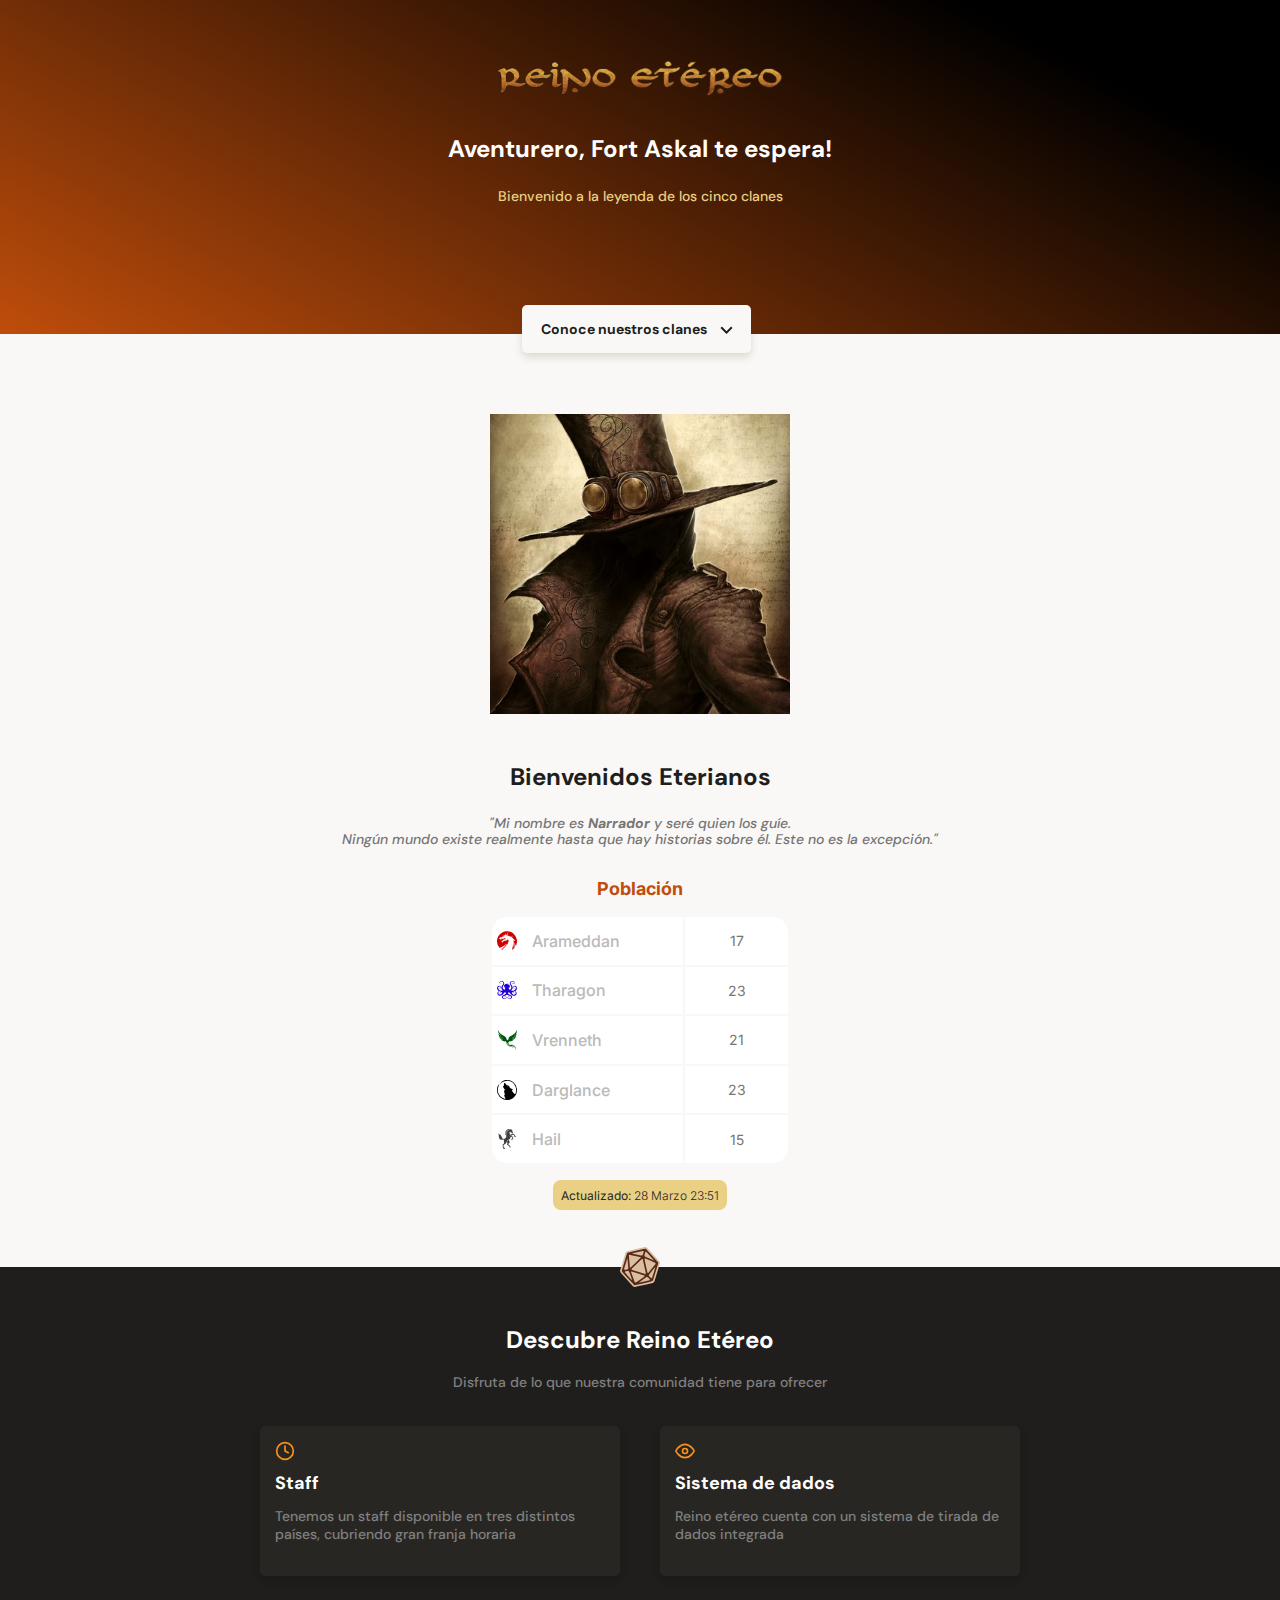
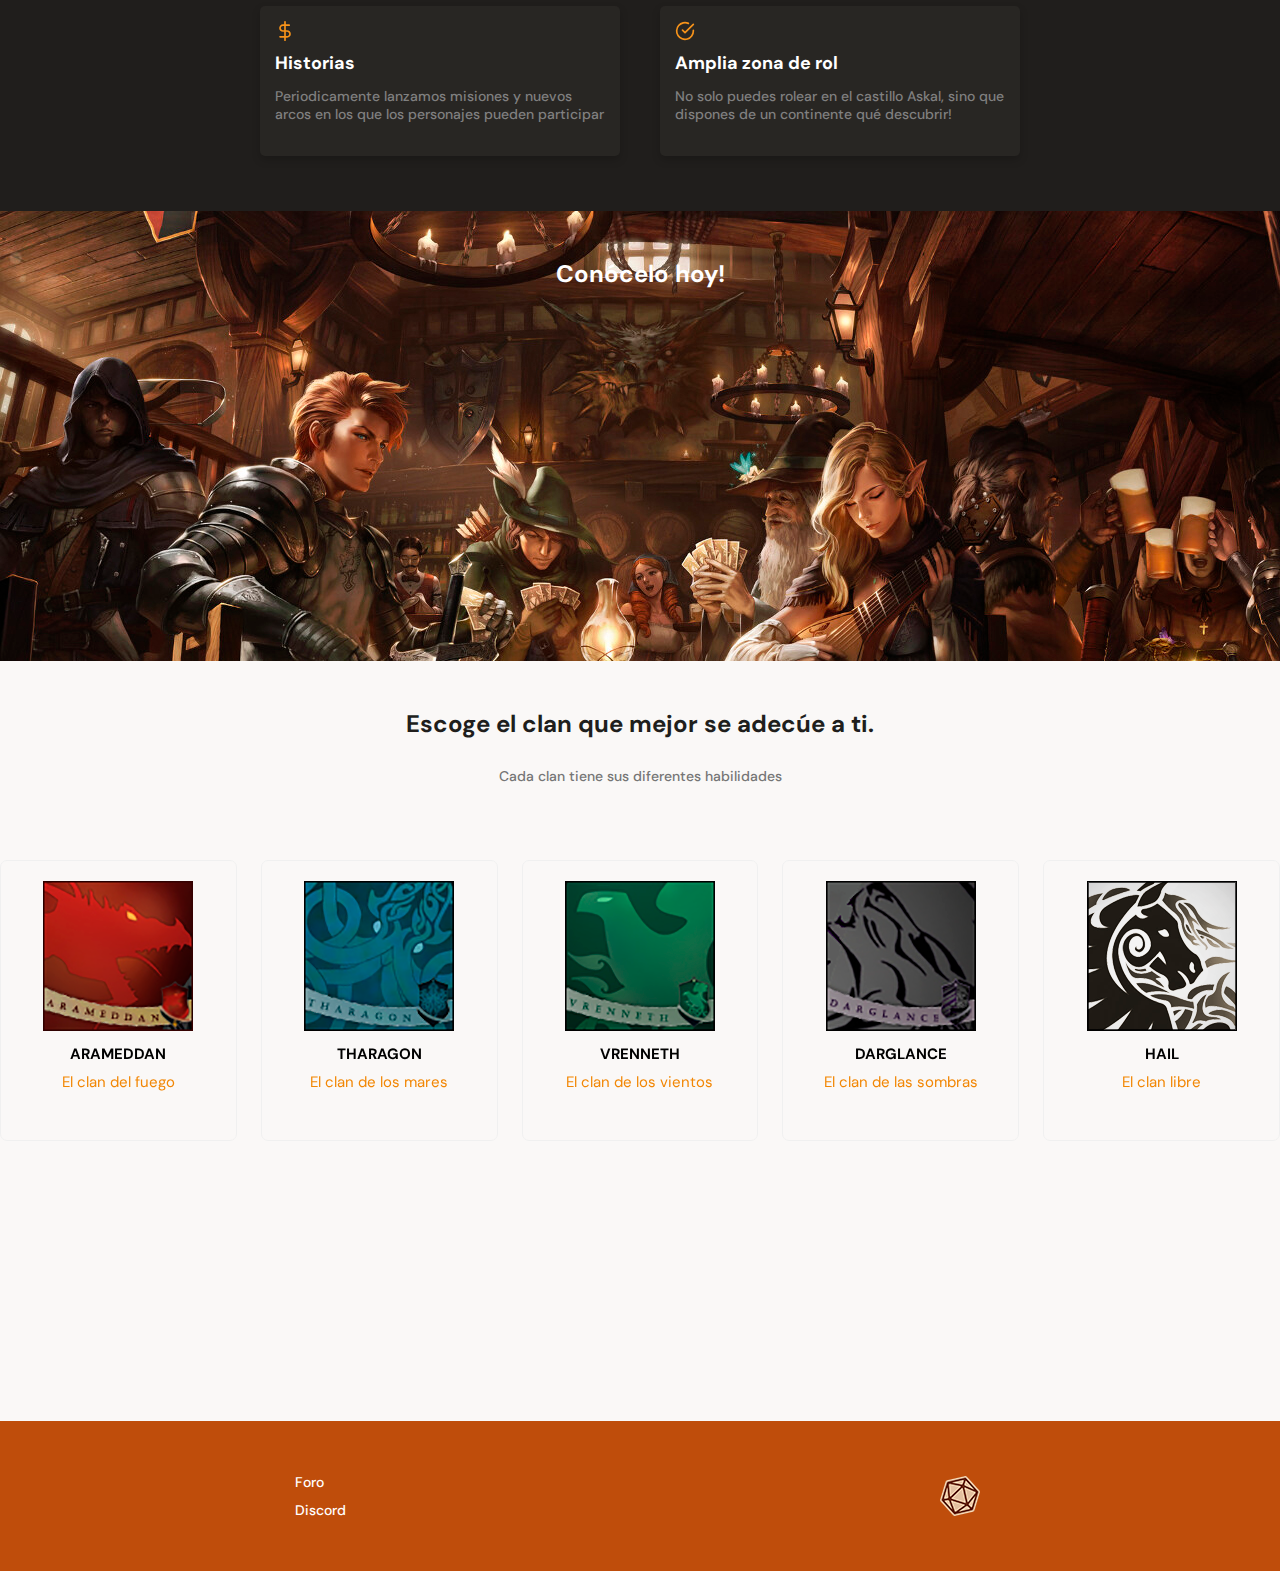
<file: Mobile First/home.html>
<!DOCTYPE html>
<html lang="en">
<head>
    <meta charset="UTF-8">
    <meta http-equiv="X-UA-Compatible" content="IE=edge">
    <meta name="viewport" content="width=device-width, initial-scale=1.0">
    <link href="https://fonts.googleapis.com/css2?family=DM+Sans:wght@400;500;700&family=Inter:wght@300;500&display=swap" rel="stylesheet">
    <link rel="stylesheet" href="style.css">
    <link rel="stylesheet" href="./css/swiper-bundle.min.css"/>

    <link rel="stylesheet" href="./css/tablet.css" media="(min-width: 930px)">
    <link rel="stylesheet" href="./css/desktop.css" media="(min-width: 1600px)">
    <title>Reino Etereo</title>
</head>
<body>
    <header>
        <img src="./Assets/images/logo.png" alt="">
        <div class="header--title-container">
            <h1>Aventurero, Fort Askal te espera!</h1>
            <p>Bienvenido a la leyenda de los cinco clanes</p>
            <a href="#clanes" class="header--button">Conoce nuestros clanes <span></span></a>
        </div>
    </header>
    <main>
        <section class="main-quantity-container">
            <div class="background-img">
                
            </div>
            <div class="main-quantity-container--title">
                <h2>Bienvenidos Eterianos</h2>
                <p> <i> "Mi nombre es <b>Narrador</b> y seré quien los guíe. <br/> 
                Ningún mundo existe realmente hasta que hay historias sobre él. Este no es la excepción."</i>
                   
                </p>
            </div>
            <section class="main-tables-container">
                <div class="main-clan-table">
                    <p class="quantity-table--title">Población</p>
                    <div class="quantity-table--container">
                        <table>
                            <tr>
                                <td class="table__top-left"><span class="table--icon-a"></span>Arameddan</td>
                                <td class="table__top-right table__right">17 </td>
                            </tr>
                            <tr>
                                <td><span class="table--icon-t"></span>Tharagon</td>
                                <td class="table__right">23</td>
                            </tr>
                            <tr>
                                <td><span class="table--icon-v"></span>Vrenneth</td>
                                <td class="table__right">21</td>
                            </tr>
                            <tr>
                                <td><span class="table--icon-d"></span>Darglance</td>
                                <td class="table__right">23</td>
                            </tr>
                            <tr>
                                <td class="table__bottom-left"><span class="table--icon-h"></span>Hail</td>
                                <td class="table__bottom-right table__right">15</td>
                            </tr>
                        </table>
                    </div>
                    <div class="quantity-table--date">
                        <p>
                            <b>Actualizado:</b> 28 Marzo 23:51
                        </p>
                    </div>
                </div>
                <div>

                </div>
            </section>
        </section>
        <section class="main-product-detail">
            <span class="product-detail--logo-re"></span>
            <div class="product-detail--title">
                <h2>Descubre Reino Etéreo</h2>
                <p>Disfruta de lo que nuestra comunidad tiene para ofrecer</p>
            </div>
            <section class="body-cards--container">
                <section class="product-cards--container">
                    <article class="product-detail--card">
                        <span class="icon-card one"></span>
                        <p class="product--card-title">Staff</p>
                        <p class="product--card-body">Tenemos un staff disponible en tres distintos países, cubriendo gran franja horaria</p>
                    </article>
                </section>
                <section class="product-cards--container">
                    <article class="product-detail--card">
                        <span class="icon-card two"></span>
                        <p class="product--card-title">Sistema de dados</p>
                        <p class="product--card-body">Reino etéreo cuenta con un sistema de tirada de dados integrada</p>
                    </article>
                </section>
                <section class="product-cards--container">
                    <article class="product-detail--card">
                        <span class="icon-card three"></span>
                        <p class="product--card-title">Historias</p>
                        <p class="product--card-body">Periodicamente lanzamos misiones y nuevos arcos en los que los personajes pueden participar</p>
                    </article>
                </section>
                <section class="product-cards--container">
                    <article class="product-detail--card">
                        <span class="icon-card four"></span>
                        <p class="product--card-title">Amplia zona de rol</p>
                        <p class="product--card-body">No solo puedes rolear en el castillo Askal, sino que dispones de un continente qué descubrir!</p>
                    </article>
                </section>
            </section>
        </section>
        <section class="foro-img-container">
            <h2>Conócelo hoy!</h2>
        </section>
        <!-- Comienza Slider -->
        <section id="clanes" class="main-clanes-container">
            <div class="clanes--title">
                <h2>Escoge el clan que mejor se adecúe a ti.</h2>
                <p>Cada clan tiene sus diferentes habilidades</p>
            </div>
            <!-- Comienza nuevo Slider -->
            <section class="new sectionC container" id="new">
                <div class="new__container">
                   <div class="swiper new-swiper">
                       <div class="swiper-wrapper">
                           <article class="new__card swiper-slide">
                               <img src="./Assets/images/arameddan.png" alt="" class="new__img">
   
                               <div class="new__data">
                                   <h2 class="new__title">Arameddan</h2>
                                   <span class="new_price">El clan del fuego</span>
                               </div>
   
                               <a href="https://reinoetereo.com/arameddan.html"><button class="button new__button">Escoger este</button></a>
                           </article>
   
                           <article class="new__card swiper-slide">
                               
   
                               <img src="./Assets/images/Tharagon.png" alt="" class="new__img">
   
                               <div class="new__data">
                                   <h3 class="new__title">Tharagon</h3>
                                   <span class="new_price">El clan de los mares</span>
                               </div>
   
                               <a href="https://reinoetereo.com/tharagon.html"><button class="button new__button">Escoger este</button></a>
                           </article>
   
                           <article class="new__card swiper-slide">
                               
   
                               <img src="./Assets/images/Vrenneth.png" alt="" class="new__img">
   
                               <div class="new__data">
                                   <h3 class="new__title">Vrenneth</h3>
                                   <span class="new_price">El clan de los vientos</span>
                               </div>
   
                               <a href="https://reinoetereo.com/vrenneth.html"><button class="button new__button">Escoger este</button></a>
                           </article>
   
                           <article class="new__card swiper-slide">
                               
   
                               <img src="./Assets/images/Darglance.png" alt="" class="new__img">
   
                               <div class="new__data">
                                   <h3 class="new__title">Darglance</h3>
                                   <span class="new_price">El clan de las sombras</span>
                               </div>
   
                               <a href="https://reinoetereo.com/darglance.html"><button class="button new__button">Escoger este</button></a>
                           </article>
   
                           <article class="new__card swiper-slide">
                               
   
                               <img src="./Assets/images/Hail.png" alt="" class="new__img">
   
                               <div class="new__data">
                                   <h3 class="new__title">Hail</h3>
                                   <span class="new_price">El clan libre</span>
                               </div>
   
                               <a href="https://reinoetereo.com/hail.html"><button class="button new__button">Escoger este</button></a>
                           </article>
   
                           <article class="new__card swiper-slide">
                               <span class="new__tag">New</span>
   
                               <img src="./Assets/images/Etzvaen.png" alt="" class="new__img">
   
                               <div class="new__data">
                                   <h3 class="new__title">Etzvaen</h3>
                                   <span class="new_price">?</span>
                               </div>
   
                               <a href="https://reinoetereo.com/etzvaen.html"><button class="button new__button">Escoger este</button></a>
                           </article>
                       </div>
                   </div>
                   
               </div>
           </section>
           <!-- Termina nuevo Slider -->
        </section>
        

        
    </main>
    <footer>
        <section class="left">
            <ul>
                <li> <a href="https://reinoetereo.com/foro">Foro</a> </li>
                <li> <a href="https://discord.gg/MVRhHQSVDx">Discord</a> </li>
            </ul>
        </section>
        <section class="right">
            <img src="./Assets/icons/d20-resize.png" alt="Reino Etéreo 2022" />
        </section>
    </footer>
    <script src="./js/swiper-bundle.min.js"></script>
    <script src="./js/main.js"></script>
</body>
</html>
</file>
<file: Mobile First/style.css>
:root{
    --main-claro: #D9BFA0;
    --main-oscuro: #592918;
    --temp-orange: #F28705;
    --temp-yellow: #e9d084;
    --temp-darkorange: #BF4D0B;
    --warm-black: #201E1C;
    --warm-black-two: #282623;
    --grey: #BABABA;
    --off-white: #FAF8F7;
    --just-white: #FFFFFF;
    --button-color: hsl(0, 0%, 17%);
    --button-color-alt: hsl(0, 0%, 21%);


    --biggest-font-size: 2rem;
    --h1-font-size: 1.5rem;
    --h2-font-size: 1.25rem;
    --h3-font-size: 1rem;
    --normal-font-size: .928rem;
    --small-font-size: .813rem;
    --smaller-font-size: .75rem;


    /* Button */
    --mb-0-5: .5rem;
    --mb-0-75: .75rem;
    --mb-1: 1rem;
    --mb-1-5: 1.5rem;
    --mb-2: 2rem;
    --mb-2-5: 2.5rem;
    --mb-3: 3rem;

    --z-tooltip: 10;
    --z-fixed:100;
    
}


@media screen and (min-width: 968px) {
    :root{
        --biggest-font-size: 2.5rem;
        --h1-font-size: 2.25rem;
        --h2-font-size: 1.5rem;
        --h3-font-size: 1.25rem;
        --normal-font-size: 1rem;
        --small-font-size: .875rem;
        --smaller-font-size: .813rem;
    }
}

button{
    font-size: var(--normal-font-size);
    cursor: pointer;
    border: none;
    outline: none;
}

.container{
    max-width: 1900px;
    margin-left: var(--mb-1-5);
    margin-right: var(--mb-1-5);
    margin-bottom: 20rem;
}


*{
    margin: 0;
    padding: 0;
    box-sizing: border-box;
}
html{
    font-size: 62.5%;
    font-family: 'DM Sans', sans-serif;
    scroll-behavior: smooth;
}
header{
    position: relative;
    display: flex;
    flex-direction: column;
    justify-content: center;
    width: 100%;
    min-width: 320px;
    height: 334px;
    text-align: center;
    align-items: center;
    background: linear-gradient(207.8deg,#000 16.69%, #BF4D0B 100%);
}
header img{
    width: 286px;
    height: 36px;
    margin-top: 60px;
}



.header--title-container{
    width: 90%;
    min-width: 288px;
    max-width: 900px;
    height: 218px;
    margin-top: 40px;
    text-align: center;
    align-self: center;
}
.header--title-container h1{
    font-size: 2.4rem;
    font-weight: bold;
    line-height: 2.6rem;
    color: var(--just-white);
}
.header--title-container p{
    margin-top: 25px;
    font-size: 1.4rem;
    font-weight: 500;
    line-height: 1.8rem;
    color: var(--temp-yellow);
}
.header--title-container .header--button{
    position: absolute;
    left: calc(50% - 118px);
    top: 270px;
    display: block;
    margin-top: 35px;
    padding: 15px;
    width: 229px;
    height: 48px;
    background-color: var(--off-white);
    /*Shadow*/
    box-shadow: 0px 4px 8px rgba(89, 73, 30, 0.18);
    border: none;
    border-radius: 5px;
    font-size: 1.4rem;
    font-weight: bold;
    text-decoration: none;
    color: var(--warm-black);
}
.header--button span{
    display: inline-block;
    width: 13px;
    height: 8px;
    margin-left: 10px;
    background-image: url(./Assets/icons/Vectordown.svg);
    color: var(--warm-black-two);
}
main{
    width: 100%;
    height: auto;
    background-color: var(--off-white);

}
.main-quantity-container{
    width: 100%;
    height: auto;
    padding-top: 80px;
    padding-bottom: 30px;
    text-align: center;
}
.main-quantity-container--title{
    width: 90%;
    min-width: 288px;
    max-width: 900px;
    margin: 0 auto;
}
.main-quantity-container .background-img{
    width: 300px;
    height: 300px;
    margin: 0 auto;
    margin-bottom: 50px;
    background-image: url(./Assets/images/narrador.jpg);
    background-size: cover;
    background-position: center;
    background-repeat: no-repeat;
}
.main-quantity-container h2{
    margin-bottom: 25px;
    font-size: 2.4rem;
    font-weight: bold;
    line-height: 2.6rem;
    color: var(--warm-black);
}
.main-quantity-container p{
    margin-bottom: 30px;
    font-size: 1.4rem;
    font-weight: 500;
    line-height: 1.6rem;
    color: #757575;
}
.main-clan-table{
    width: 70%;
    min-width: 235px;
    max-width: 500px;
    height: 360px;
    margin: 0 auto;
    font-family: 'Inter', sans-serif;
}
.main-clan-table .quantity-table--title{
    margin-bottom: 15px;
    font-size: 1.8rem;
    font-weight: bold;
    line-height: 2.3rem;
    color: var(--temp-darkorange);
}
.quantity-table--container{
    width: 90%;
    min-width: 230px;
    max-width: 300px;
    height: 250px;
    margin: 0 auto;
}
.quantity-table--container table{
    width: 100%;
    height: 100%;
}
.quantity-table--container td{
    width: 65%;
    font-size: 1.6rem;
    font-weight: 500;
    line-height: 1.9rem;
    color: var(--grey);
    background-color: var(--just-white);
    text-align: left;
}
.quantity-table--container .table__top-left{
    border-radius: 15px 0 0 0;
}
.quantity-table--container .table__top-right{
    border-radius: 0 15px 0 0;
}
.quantity-table--container .table__bottom-left{
    border-radius: 0 0 0 15px;
}
.quantity-table--container .table__bottom-right{
    border-radius: 0 0 15px 0;
}
.quantity-table--container .table__right{
    font-size: 1.4rem;
    font-weight: normal;
    line-height: 1.7rem;
    color: #757575;
    text-align: center;
}
.quantity-table--container .table--icon-a{
    display: inline-block;
    width: 20px;
    height: 20px;
    margin-right: 15px;
    margin-left: 5px;
    background-image: url(./Assets/icons/arameddan.svg);
    background-size:contain;
    background-position: left;
    background-repeat: no-repeat;
    vertical-align: text-bottom;
}   
.quantity-table--container .table--icon-t{
    display: inline-block;
    width: 20px;
    height: 20px;
    margin-right: 15px;
    margin-left: 5px;
    background-image: url(./Assets/icons/tharagon.svg);
    background-size: contain;
    background-position: center;
    background-repeat: no-repeat;
    vertical-align: text-bottom;
}
.quantity-table--container .table--icon-v{
    display: inline-block;
    width: 20px;
    height: 20px;
    margin-right: 15px;
    margin-left: 5px;
    background-image: url(./Assets/icons/vrenneth.svg);
    background-size: contain;
    background-position: center;
    background-repeat: no-repeat;
    vertical-align: text-bottom;
}
.quantity-table--container .table--icon-d{
    display: inline-block;
    width: 20px;
    height: 20px;
    margin-right: 15px;
    margin-left: 5px;
    background-image: url(./Assets/icons/darglance.svg);
    background-size: contain;
    background-position: center;
    background-repeat: no-repeat;
    vertical-align: text-bottom;
}
.quantity-table--container .table--icon-h{
    display: inline-block;
    width: 20px;
    height: 20px;
    margin-right: 15px;
    margin-left: 5px;
    background-image: url(./Assets/icons/hail.svg);
    background-size: contain;
    background-position: center;
    background-repeat: no-repeat;
    vertical-align: text-bottom;
}
.quantity-table--date{
    width: 190px;
    width: max-content;
    height: 30px;
    margin: 0 auto;
    margin-top: 15px;
    padding: 8px;
    background-color: var(--temp-yellow);
    border-radius: 8px;

}
.quantity-table--date p{
    font-size: 1.2rem;
    line-height: 1.5rem;
    font-weight: 300;
    color: var(--warm-black-two);
}
.main-product-detail{
    position: relative;
    width: 100%;
    min-width: 320px;
    height: auto;
    padding: 40px 20px;
    background-color: var(--warm-black);
}
.product-detail--logo-re{
    position: absolute;
    width: 40px;
    height: 40px;
    top: -20px;
    left: calc(50% - 20px);
    background-image: url(./Assets/icons/d20.svg);
    background-size:contain;
    background-position:center;
    background-repeat: no-repeat;
}
.product-detail--title{
    width: 90%;
    min-width: 288px;
    height: auto;
    margin: 0 auto;
    margin-top: 20px;
    text-align: center;
}
.product-detail--title h2{
    margin-bottom: 20px;
    font-size: 2.4rem;
    font-weight: bold;
    line-height: 2.6rem;
    color: var(--just-white);
}
.product-detail--title p{
    margin-bottom: 20px;
    font-size: 1.4rem;
    font-weight: 500;
    line-height: 1.8rem;
    color: #808080;
}
.product-detail--card{
    width: 90%;
    min-width: 288px;
    max-width: 400px;
    min-height: 150px;
    margin: 15px auto;
    padding: 15px;
    background-color: var(--warm-black-two);
    border-radius: 5px;
    box-shadow: 0 4px 8px rgba(0, 0, 0, 0.18);
}
.product-detail--card .icon-card{
    display: inline-block;
    width: 20px;
    height: 20px;
    margin-bottom: 10px;
    background-size:cover;
    background-position:center;
    background-repeat: no-repeat;
}
.one{
    background-image: url(./Assets/icons/clock1.svg);
}
.two{
    background-image: url(./Assets/icons/eye1.svg);
}
.three{
    background-image: url(./Assets/icons/dollar-sign\ 1.svg);
}
.four{
    background-image: url(./Assets/icons/check-circle\ 1.svg);
}
.product--card-title{
    margin-bottom: 15px;
    font-size: 1.8rem;
    font-weight: bold;
    line-height: 1.8rem;
    color: var(--just-white);
}
.product--card-body{
    font-size: 1.4rem;
    font-weight: 500;
    line-height: 1.8rem;
    color: #808080;
}
.foro-img-container{
    width: 100%;
    min-width: 320px;
    height: 50vh;
    background-image: url(./Assets/images/fantasy-tabern.jpg);
    background-size:cover;
    background-position:center;
    background-repeat: no-repeat;

}
.foro-img-container h2{
    padding-top: 50px;
    font-size: 2.4rem;
    font-weight: bold;
    line-height: 2.6rem;
    color: var(--just-white);
    text-align: center;
}
.main-clanes-container{
    width: 100%;
    min-width: 320px;
    padding-bottom: 70px;
    text-align: center;
}
.clanes--title{
    width: 90%;
    min-width: 288px;
    height: auto;
    margin: 0 auto;
    margin-bottom: 10px;
}
.clanes--title h2{
    padding-top: 50px;
    font-size: 2.4rem;
    font-weight: bold;
    line-height: 2.6rem;
    color: var(--warm-black);
}
.clanes--title p{
    padding-top: 30px;
    font-size: 1.4rem;
    font-weight: 500;
    line-height: 1.8rem;
    color: #757575;
}
.clanes-container--slider{
    display: flex;
    gap: 20px;
    height: 316px;
    overflow-x: scroll;
    overscroll-behavior-x: contain;
    scroll-snap-type: x proximity;
    overflow-x: auto;

}
.clanes-container--card{
    position: relative;
    scroll-snap-align: center;
    width: 70%;
    min-width: 190px;
    max-width: 300px;
    height: 250px;
    margin: 50px auto 0;
    padding: 0 15px;
    background-color: var(--just-white);
    border-radius: 15px;
    box-shadow: 0 4px 8px rgba(89, 73, 30, 0.16);
}
.popular{
    position: absolute;
    width: 120px;
    height: 31px;
    top: -15px;
    left: calc(50% - 60px);
    padding: 6px;
    font-size: 1.2rem;
    background-color: var(--temp-darkorange);
    border-radius: 8px;
    color: var(--just-white);
}
.clan-card--title{
    padding-top: 30px;
    font-size: 1.4rem;
    font-weight: 500;
    line-height: 1.8rem;
    color: var(--warm-black);
}
.clan-card--icon{
    padding: 5px 0;
    display:block;
    width: 100%;
    height: 100px;
    margin-bottom: 10px;
    background-size:contain;
    background-position:center;
    background-repeat: no-repeat;

}
.ara{
    background-image: url(./Assets/images/arameddan.png);
}
.tha{
    background-image: url(./Assets/images/Tharagon.png);
}
.dar{
    background-image: url(./Assets/images/Darglance.png);
}
.vre{
    background-image: url(./Assets/images/Vrenneth.png);
}
.hai{
    background-image: url(./Assets/images/Hail.png);
}
.etz{
    background-image: url(./Assets/images/Etzvaen.png);
}
.clan-card--description{
    margin-top: 10px;
    font-size: 1.2rem;
    color: #757575;
}
.clan-card--ca{
    width: 150px;
    height: 48px;
    margin-top: 20px;
    background-color: var(--off-white);
    border: 2px solid var(--temp-darkorange);
    border-radius: 4px;
    font-family: 'DM Sans', sans-serif;
    font-size: 1.4rem;
    font-weight: bold;
    line-height: 1.8rem;
    color: var(--warm-black);
    
}
.clan-card--ca span{
    display: inline-block;
    width: 15px;
    height: 15px;
    background-image: url(./Assets/icons/arrow-right\ 1.svg);
    vertical-align: text-bottom;
    background-size:contain;
}
.clan-card--small-arrow{
    position: absolute;
    left: 15px;
    top: 50%;
    background-image: url(./Assets/icons/rightsmallarrow.svg);
}


/*---------- NEW SLICER ----------*/
.new__card{
    position: relative;
    text-align: center;
    background-color: var(--off-white);
    padding-top: 2rem;
    border: 1px solid hsl(0, 0%, 94%);
    overflow-y: hidden;
    border-radius: .7rem;
    transition: .3s;
}

.new__tag{
    background-color: var(--temp-orange);
    padding: .5rem 1rem;
    color: #fff;
    text-transform: uppercase;
    font-size: var(--small-font-size);
    font-weight: 500;
    position: absolute;
    top: 1rem;
    right: 1rem;
    transition: .3s;
}

.new__img{
    height: 100%;
    margin-bottom: var(--mb-1);
}

.new__title,
.new__price{
    font-size: var(--h2-font-size);
    font-weight: bold;
}

.new__title{
    text-transform: uppercase;
    margin-bottom: var(--mb-0-75);
}

.new_price{
   display: block;
   color: var(--temp-orange);
   transition: .3s;
   margin-bottom: var(--mb-0-5);
   font-size: var(--h2-font-size);
}

.new__button{
    font-size: var(--small-font-size);
    transform: translateY(1rem);
    opacity: 0;
}

.new__card:hover{
    background-color: var(--just-white);
    box-shadow: 0 12px 32px hsla(0, 0%, 20%, .1);
    padding: 2rem 0 3rem 0;
}

.new__card:hover .new__tag{
    background-color: var(--button-color);
}

.new__card:hover .new__button{
    transform: translateY(0);
    opacity: 1;
}

.new__card:hover .new__title{
    color: hsl(0, 0%, 15%);
}

.new__card:hover .new__price{
    color: hsl(0, 0%, 15%);
    margin-bottom: var(--mb-1-5);
}

.sectionC{
    padding: 6.5rem 0 1rem;
}

.section__title{
    position: relative;
    font-size: var(--h3-font-size);
    margin-bottom: var(--mb-3);
    text-transform: uppercase;
    letter-spacing: 2px;
    text-align: center;
}

/* Buttons */
.button{
    display: inline-block;
    background-color: var(--button-color);
    color: #fff;
    padding: 1.25rem 2rem;
    font-family: 'DM Sans', sans-serif;
    font-size: 1.4rem;
    font-weight: 500;
    line-height: 1.8rem;
    transition: .3s;
}

.button:hover{
    background-color: var(--button-color-alt);
}

/* ---------- FIN ----------*/

footer{
    display: flex;
    width: 100%;
    height: 150px;
    background-color: var(--temp-darkorange);
}
footer section{
    display: flex;
    width: 50%;
    justify-content: center;
    align-items: center;
}

footer .left ul{
    font-size: 1.4rem;
    font-weight: 500;
    line-height: 1.8rem;
    list-style: none;
}
.left li{
    margin: 10px 0;
}

.left a{
    text-decoration: none;
    color: var(--just-white);
}

@media screen and (min-width: 320px) {
    .container{
        margin-left: var(--mb-1);
        margin-right: var(--mb-1);
    }
}

@media screen and (min-width: 767px) {
    .new__title,
    .new__price{
        font-size: 500;
    }
}

@media screen and (min-width: 1024px) {
    .container{
        margin-left: auto;
        margin-right: auto;
    }
}
</file>
<file: Mobile First/css/tablet.css>
.body-cards--container{
    display: flex;
    flex-wrap: wrap;
    width: 930px;
    margin: 0 auto;
    justify-content: center;
}

.new__title,
.new__price{
        font-size: 500;
    }
</file>
<file: Mobile First/css/desktop.css>
.body-cards--container{
    display: flex;
    flex-wrap: wrap;
    width: 1600px;
    margin: 0 auto;
    justify-content: center;
}

.container{
    width: 1600px;
    margin-left: auto;
    margin-right: auto;
}
</file>
